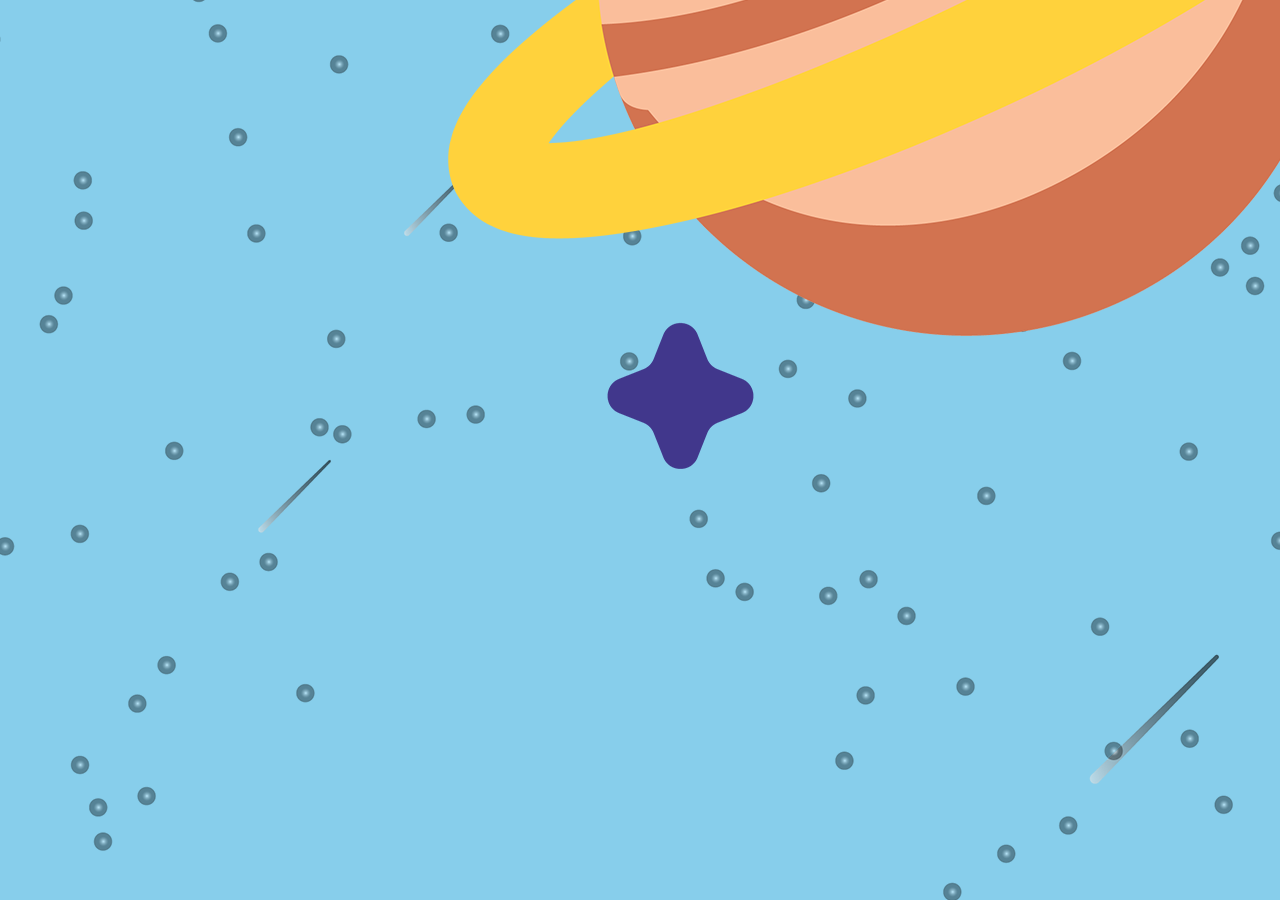
<file: AnimationProject/index.html>
<!DOCTYPE html>
<html lang="en">
<head>
    <meta charset="UTF-8">
    <meta name="viewport" content="width=device-width, initial-scale=1.0">
    <title>Document</title>
    <link rel="stylesheet" href="style.css">
</head>
<body>
    <div class="container">
        <div class="rocket">
            <img src="./img/rocket.png">
        </div>
        <div class="cody">
            <img src="./img/Cody.png">
        </div>
    </div>
</body>
</html>
</file>
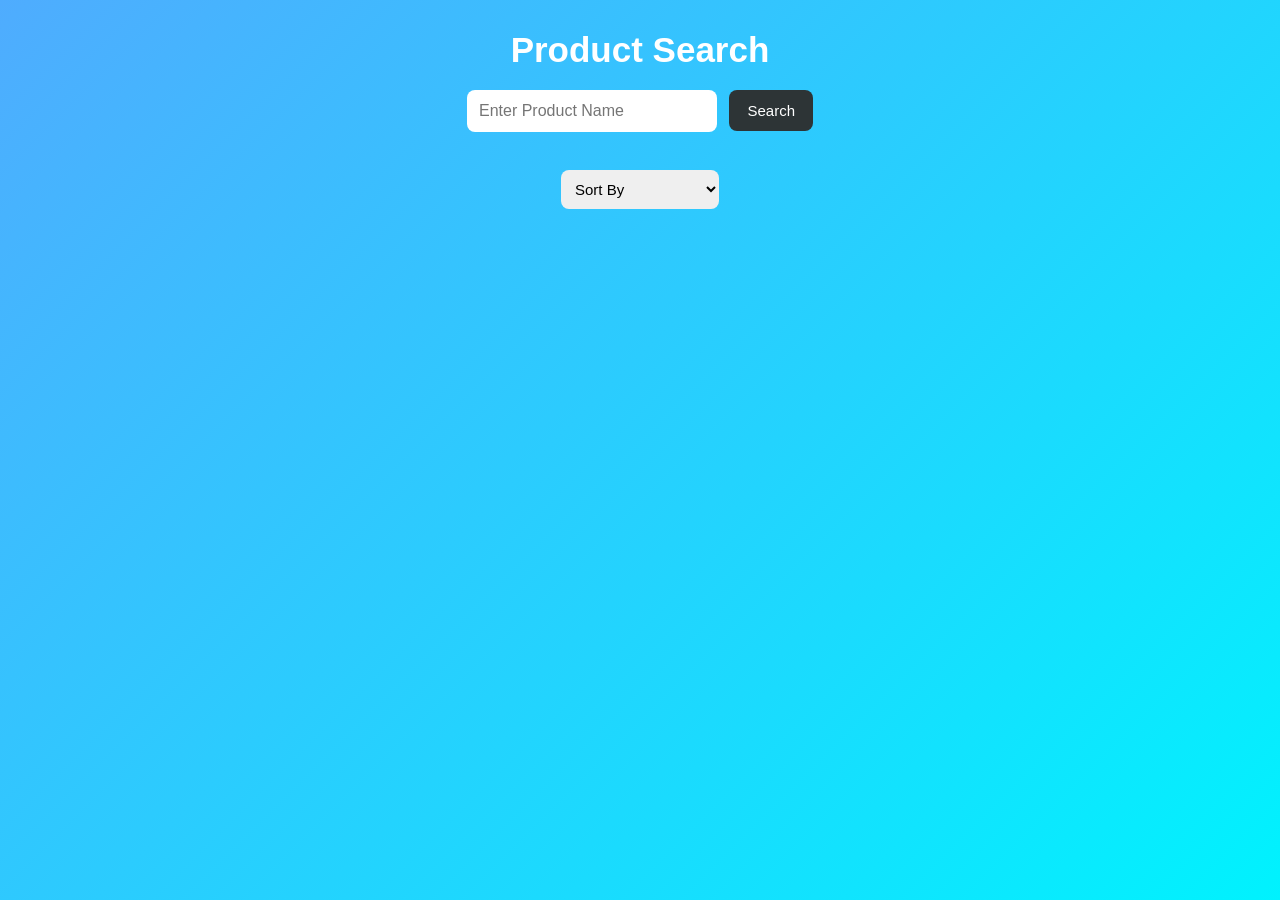
<file: project6_api/index.html>
<!DOCTYPE html>
<html>
<head>
    <title>Product Search</title>
    <link rel="stylesheet" href="style.css">
</head>
<body>

    <div class="container">

        <h2>Product Search</h2>

        <input type="text" id="search" placeholder="Enter Product Name">

        <button onclick="searchProduct()">Search</button>

        <br><br>

        <select id="sort" onchange="sortProduct()">
            <option value="">Sort By</option>
            <option value="low">Price Low to High</option>
            <option value="high">Price High to Low</option>
            <option value="rating">Rating</option>
        </select>

        <div id="products"></div>

    </div>

<script src="script.js"></script>

</body>
</html>
</file>
<file: AnimationProject/style.css>
*{
    margin: 0;
    padding: 0;
}
.container{
    height: 100vh;
    width: 100vw;

    background-image: url("./img/Space.png");
    background-color: skyblue;
    animation-name: bgMove;
    animation-duration: 6s;
    animation-fill-mode: forwards;
    
}

.rocket{
    height: 200px;
    width: 200px;
    position: absolute;
    left: 350px;
    bottom: 150px;
    transform: rotate(45deg);
 
    animation: rocketMove 2s linear 3,
               rocketRotate 1s ease-in-out 11s forwards,
               rocketLaunch 2s ease-in-out 12.5s forwards;
}

.rocket img{
    height: 100%;
    width: 100%;
}


@keyframes bgMove{
    100%{
        background-position: -50000px;
    }
}

@keyframes rocketMove{
    0%{
        bottom: 150px;
    }
    25%{
        bottom: 200px;
    }
    50%{
        bottom: 150px;
    }
    75%{
        bottom: 100px;
    }
    100%{
        bottom: 150px;
    }
}

@keyframes rocketRotate {
    100%{
        transform: rotate(-45deg);
    }
}

@keyframes rocketLaunch {
    100%{
        bottom: 400vh;
    }
}

.cody{
    height: 150px;
    width: 150px;
    position: absolute; 
    bottom: 150px;
    left: -400px;

    animation: codyMove 3s 6s forwards ,
               codyInRocket 1s 9.5s forwards;
}

.cody img{
    height: 100%;
      
}

@keyframes codyMove{
    100%{
        left: 300px;
    }
}

@keyframes codyInRocket{
    100%{
        left: 390px;
        transform: scale(0);
    }
}
</file>
<file: project6_api/style.css>
*{
    margin:0;
    padding:0;
    box-sizing:border-box;
    font-family:Arial, Helvetica, sans-serif;
}

body{
    background:linear-gradient(135deg,#4facfe,#00f2fe);
    min-height:100vh;
}

.container{
    width:90%;
    margin:auto;
    text-align:center;
    padding:30px;
}

h2{
    color:white;
    margin-bottom:20px;
    font-size:35px;
}

input{
    width:250px;
    padding:12px;
    border:none;
    border-radius:8px;
    outline:none;
    font-size:16px;
}

button{
    padding:12px 18px;
    border:none;
    border-radius:8px;
    background:#2d3436;
    color:white;
    cursor:pointer;
    font-size:15px;
    margin-left:8px;
    transition:0.3s;
}

button:hover{
    background:#000;
}

select{
    padding:10px;
    border:none;
    border-radius:8px;
    margin:20px;
    font-size:15px;
}

#products{
    display:flex;
    flex-wrap:wrap;
    justify-content:center;
    gap:20px;
    margin-top:20px;
}

.card{
    width:240px;
    background:white;
    border-radius:12px;
    padding:15px;
    box-shadow:0 8px 20px rgba(0,0,0,0.2);
    transition:0.3s;
}

.card:hover{
    transform:translateY(-8px);
}

.card img{
    width:170px;
    height:170px;
    object-fit:contain;
}

.card h3{
    margin:10px 0;
    font-size:18px;
    color:#333;
}

.card p{
    margin:5px 0;
    color:#555;
    font-size:15px;
}

.price{
    color:green;
    font-weight:bold;
}

.rating{
    color:orange;
    font-weight:bold;
}
</file>
